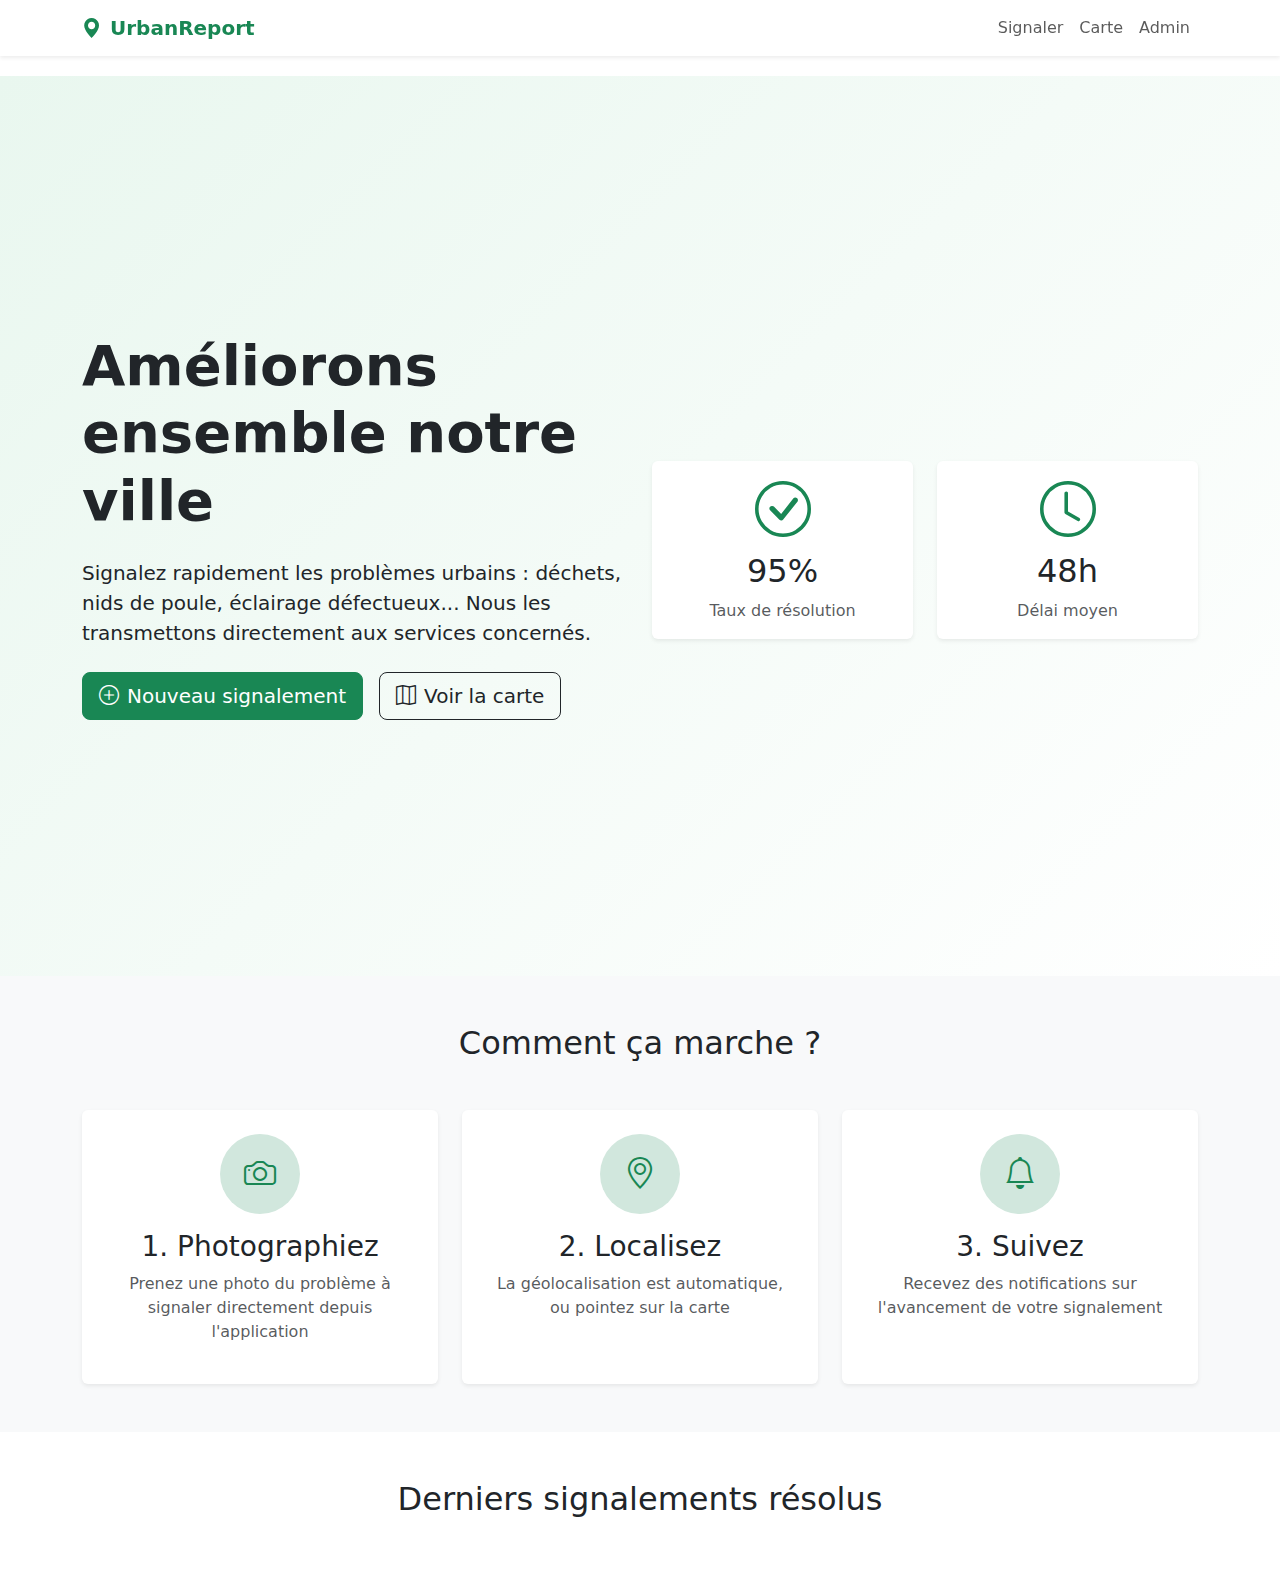
<file: project/index.html>
<!DOCTYPE html>
<html lang="fr">
<head>
    <meta charset="UTF-8">
    <meta name="viewport" content="width=device-width, initial-scale=1.0">
    <title>UrbanReport - Signalement d'anomalies urbaines</title>
    <link href="https://cdn.jsdelivr.net/npm/bootstrap@5.3.3/dist/css/bootstrap.min.css" rel="stylesheet">
    <link rel="stylesheet" href="https://cdn.jsdelivr.net/npm/bootstrap-icons@1.11.3/font/bootstrap-icons.css">
    <link rel="stylesheet" href="css/style.css">
</head>
<body>
    <nav class="navbar navbar-expand-lg navbar-light bg-white shadow-sm fixed-top">
        <div class="container">
            <a class="navbar-brand fw-bold text-success" href="index.html">
                <i class="bi bi-geo-alt-fill me-2"></i>UrbanReport
            </a>
            <button class="navbar-toggler" type="button" data-bs-toggle="collapse" data-bs-target="#navbarNav">
                <span class="navbar-toggler-icon"></span>
            </button>
            <div class="collapse navbar-collapse" id="navbarNav">
                <ul class="navbar-nav ms-auto">
                    <li class="nav-item">
                        <a class="nav-link" href="signalement.html">Signaler</a>
                    </li>
                    <li class="nav-item">
                        <a class="nav-link" href="carte.html">Carte</a>
                    </li>
                    <li class="nav-item">
                        <a class="nav-link" href="admin.html">Admin</a>
                    </li>
                </ul>
            </div>
        </div>
    </nav>

    <header class="hero">
        <div class="container">
            <div class="row align-items-center min-vh-100">
                <div class="col-lg-6">
                    <h1 class="display-4 fw-bold mb-4">Améliorons ensemble notre ville</h1>
                    <p class="lead mb-4">Signalez rapidement les problèmes urbains : déchets, nids de poule, éclairage défectueux... Nous les transmettons directement aux services concernés.</p>
                    <div class="d-flex gap-3">
                        <a href="signalement.html" class="btn btn-success btn-lg">
                            <i class="bi bi-plus-circle me-2"></i>Nouveau signalement
                        </a>
                        <a href="carte.html" class="btn btn-outline-dark btn-lg">
                            <i class="bi bi-map me-2"></i>Voir la carte
                        </a>
                    </div>
                </div>
                <div class="col-lg-6">
                    <div class="stats-cards">
                        <div class="row g-4">
                            <div class="col-md-6">
                                <div class="card border-0 shadow-sm">
                                    <div class="card-body text-center">
                                        <div class="display-4 text-success mb-2">
                                            <i class="bi bi-check-circle"></i>
                                        </div>
                                        <h3 class="h2 mb-2">95%</h3>
                                        <p class="text-muted mb-0">Taux de résolution</p>
                                    </div>
                                </div>
                            </div>
                            <div class="col-md-6">
                                <div class="card border-0 shadow-sm">
                                    <div class="card-body text-center">
                                        <div class="display-4 text-success mb-2">
                                            <i class="bi bi-clock"></i>
                                        </div>
                                        <h3 class="h2 mb-2">48h</h3>
                                        <p class="text-muted mb-0">Délai moyen</p>
                                    </div>
                                </div>
                            </div>
                        </div>
                    </div>
                </div>
            </div>
        </div>
    </header>

    <section class="py-5 bg-light">
        <div class="container">
            <h2 class="text-center mb-5">Comment ça marche ?</h2>
            <div class="row g-4">
                <div class="col-md-4">
                    <div class="card h-100 border-0 shadow-sm">
                        <div class="card-body text-center p-4">
                            <div class="feature-icon bg-success-subtle text-success rounded-circle mb-3">
                                <i class="bi bi-camera"></i>
                            </div>
                            <h3>1. Photographiez</h3>
                            <p class="text-muted">Prenez une photo du problème à signaler directement depuis l'application</p>
                        </div>
                    </div>
                </div>
                <div class="col-md-4">
                    <div class="card h-100 border-0 shadow-sm">
                        <div class="card-body text-center p-4">
                            <div class="feature-icon bg-success-subtle text-success rounded-circle mb-3">
                                <i class="bi bi-geo-alt"></i>
                            </div>
                            <h3>2. Localisez</h3>
                            <p class="text-muted">La géolocalisation est automatique, ou pointez sur la carte</p>
                        </div>
                    </div>
                </div>
                <div class="col-md-4">
                    <div class="card h-100 border-0 shadow-sm">
                        <div class="card-body text-center p-4">
                            <div class="feature-icon bg-success-subtle text-success rounded-circle mb-3">
                                <i class="bi bi-bell"></i>
                            </div>
                            <h3>3. Suivez</h3>
                            <p class="text-muted">Recevez des notifications sur l'avancement de votre signalement</p>
                        </div>
                    </div>
                </div>
            </div>
        </div>
    </section>

    <section class="py-5">
        <div class="container">
            <h2 class="text-center mb-5">Derniers signalements résolus</h2>
            <div class="row g-4" id="recent-reports"></div>
        </div>
    </section>

    <script src="https://cdn.jsdelivr.net/npm/bootstrap@5.3.3/dist/js/bootstrap.bundle.min.js"></script>
    <script src="js/utils/date.js"></script>
    <script src="js/utils/storage.js"></script>
    <script src="js/components/reports.js"></script>
    <script src="js/main.js"></script>
</body>
</html>
</file>
<file: project/css/style.css>
:root {
    --primary: #198754;
    --primary-dark: #146c43;
    --primary-light: #e9f7ef;
}

body {
    padding-top: 76px;
}

/* Hero Section */
.hero {
    background: linear-gradient(135deg, var(--primary-light) 0%, #ffffff 100%);
    min-height: calc(100vh - 76px);
    display: flex;
    align-items: center;
}

/* Feature Icons */
.feature-icon {
    width: 80px;
    height: 80px;
    display: inline-flex;
    align-items: center;
    justify-content: center;
    font-size: 2rem;
}

/* Report Cards */
.report-card {
    transition: transform 0.2s;
}

.report-card:hover {
    transform: translateY(-5px);
}

.report-image {
    height: 200px;
    object-fit: cover;
}

.report-status {
    position: absolute;
    top: 1rem;
    right: 1rem;
    z-index: 1;
}

/* Stats Cards */
.stats-cards {
    margin-top: 3rem;
}

/* Map Container */
#map {
    height: 400px;
    border-radius: 0.5rem;
}

/* Form Styles */
.form-control:focus, .form-select:focus {
    border-color: var(--primary);
    box-shadow: 0 0 0 0.25rem rgba(25, 135, 84, 0.25);
}

/* Custom Buttons */
.btn-success {
    background-color: var(--primary);
    border-color: var(--primary);
}

.btn-success:hover {
    background-color: var(--primary-dark);
    border-color: var(--primary-dark);
}

/* Status Badges */
.badge-pending {
    background-color: #ffc107;
    color: #000;
}

.badge-in-progress {
    background-color: #0dcaf0;
    color: #000;
}

.badge-resolved {
    background-color: var(--primary);
    color: #fff;
}
</file>
